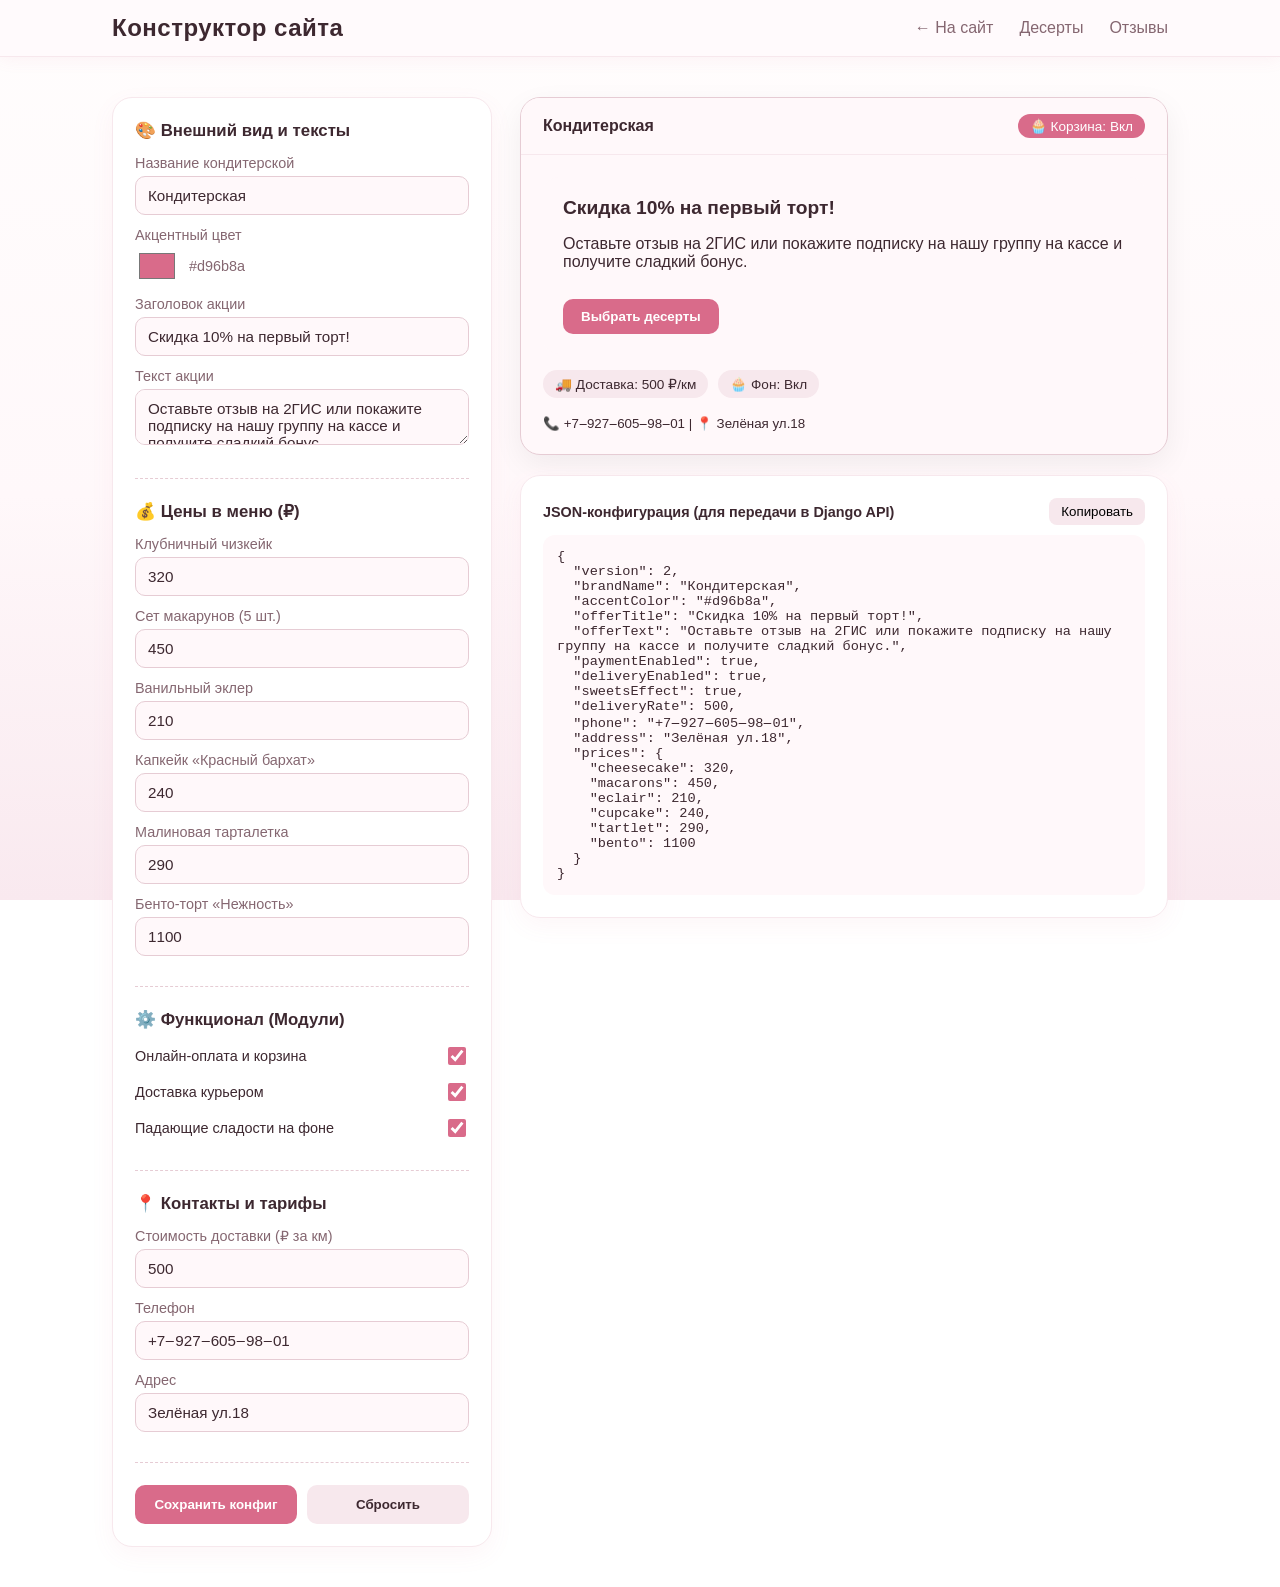
<file: html/constructor.html>
<!DOCTYPE html>
<html lang="ru">
<head>
    <meta charset="UTF-8">
    <meta name="viewport" content="width=device-width, initial-scale=1.0">
    <title>Конструктор сайта — Кондитерская</title>
    <link rel="stylesheet" href="../css/index.css">
    <link rel="stylesheet" href="constructor.css">
</head>
<body>
    <header>
        <div class="menu">
            <h1>Конструктор сайта</h1>
            <nav class="links">
                <a href="index.html">← На сайт</a>
                <a href="menu.html">Десерты</a>
                <a href="reviews.html">Отзывы</a>
            </nav>
            <button class="burger" aria-label="Меню">
                <span></span>
                <span></span>
                <span></span>
            </button>
        </div>
    </header>

    <main class="builder-layout">
        <aside class="builder-controls">
            <div class="control-group">
                <h3>🎨 Внешний вид и тексты</h3>
                <label>Название кондитерской
                    <input type="text" id="cfg-brandName" placeholder="Кондитерская">
                </label>
                <label>Акцентный цвет
                    <div class="color-row">
                        <input type="color" id="cfg-accentColor" value="#d96b8a">
                        <span id="color-hex">#d96b8a</span>
                    </div>
                </label>
                <label>Заголовок акции
                    <input type="text" id="cfg-offerTitle">
                </label>
                <label>Текст акции
                    <textarea id="cfg-offerText" rows="2"></textarea>
                </label>
            </div>

            <div class="control-group">
                <h3>💰 Цены в меню (₽)</h3>
                <label>Клубничный чизкейк
                    <input type="number" id="price-cheesecake" min="0" step="10">
                </label>
                <label>Сет макарунов (5 шт.)
                    <input type="number" id="price-macarons" min="0" step="10">
                </label>
                <label>Ванильный эклер
                    <input type="number" id="price-eclair" min="0" step="10">
                </label>
                <label>Капкейк «Красный бархат»
                    <input type="number" id="price-cupcake" min="0" step="10">
                </label>
                <label>Малиновая тарталетка
                    <input type="number" id="price-tartlet" min="0" step="10">
                </label>
                <label>Бенто-торт «Нежность»
                    <input type="number" id="price-bento" min="0" step="50">
                </label>
            </div>

            <div class="control-group">
                <h3>⚙️ Функционал (Модули)</h3>
                <label class="toggle-row">
                    <span>Онлайн-оплата и корзина</span>
                    <input type="checkbox" id="cfg-paymentEnabled">
                </label>
                <label class="toggle-row">
                    <span>Доставка курьером</span>
                    <input type="checkbox" id="cfg-deliveryEnabled">
                </label>
                <label class="toggle-row">
                    <span>Падающие сладости на фоне</span>
                    <input type="checkbox" id="cfg-sweetsEffect">
                </label>
            </div>

            <div class="control-group">
                <h3>📍 Контакты и тарифы</h3>
                <label>Стоимость доставки (₽ за км)
                    <input type="number" id="cfg-deliveryRate" min="0" step="50">
                </label>
                <label>Телефон
                    <input type="text" id="cfg-phone">
                </label>
                <label>Адрес
                    <input type="text" id="cfg-address">
                </label>
            </div>

            <div class="builder-actions">
                <button type="button" id="btn-save" class="btn-primary">Сохранить конфиг</button>
                <button type="button" id="btn-reset" class="btn-secondary">Сбросить</button>
            </div>
        </aside>

        <section class="builder-preview-area">
            <div class="preview-window" id="preview-window">
                <div class="preview-header">
                    <strong id="prev-brandName">Кондитерская</strong>
                    <span class="preview-badge" id="prev-cart-badge">🧁 Корзина: Вкл</span>
                </div>
                <div class="preview-body">
                    <div class="preview-offer">
                        <h4 id="prev-offerTitle">Скидка 10% на первый торт!</h4>
                        <p id="prev-offerText">Оставьте отзыв на 2ГИС или покажите подписку на нашу группу на кассе и получите сладкий бонус.</p>
                        <button type="button" class="preview-btn" id="prev-order-btn">Выбрать десерты</button>
                    </div>
                    <div class="preview-status-grid">
                        <div class="status-pill" id="pill-delivery">🚚 Доставка: 500 ₽/км</div>
                        <div class="status-pill" id="pill-sweets">🧁 Фон: Вкл</div>
                    </div>
                    <div class="preview-footer">
                        <small id="prev-contacts">📞 +7‒927‒605‒98‒01 | 📍 Зелёная ул.18</small>
                    </div>
                </div>
            </div>

            <div class="json-export-box">
                <div class="json-header">
                    <span>JSON-конфигурация (для передачи в Django API)</span>
                    <button type="button" id="btn-copy-json">Копировать</button>
                </div>
                <pre id="json-output">{}</pre>
            </div>
        </section>
    </main>

    <script src="../js/index.js"></script>
    <script src="constructor.js"></script>
</body>
</html>
</file>
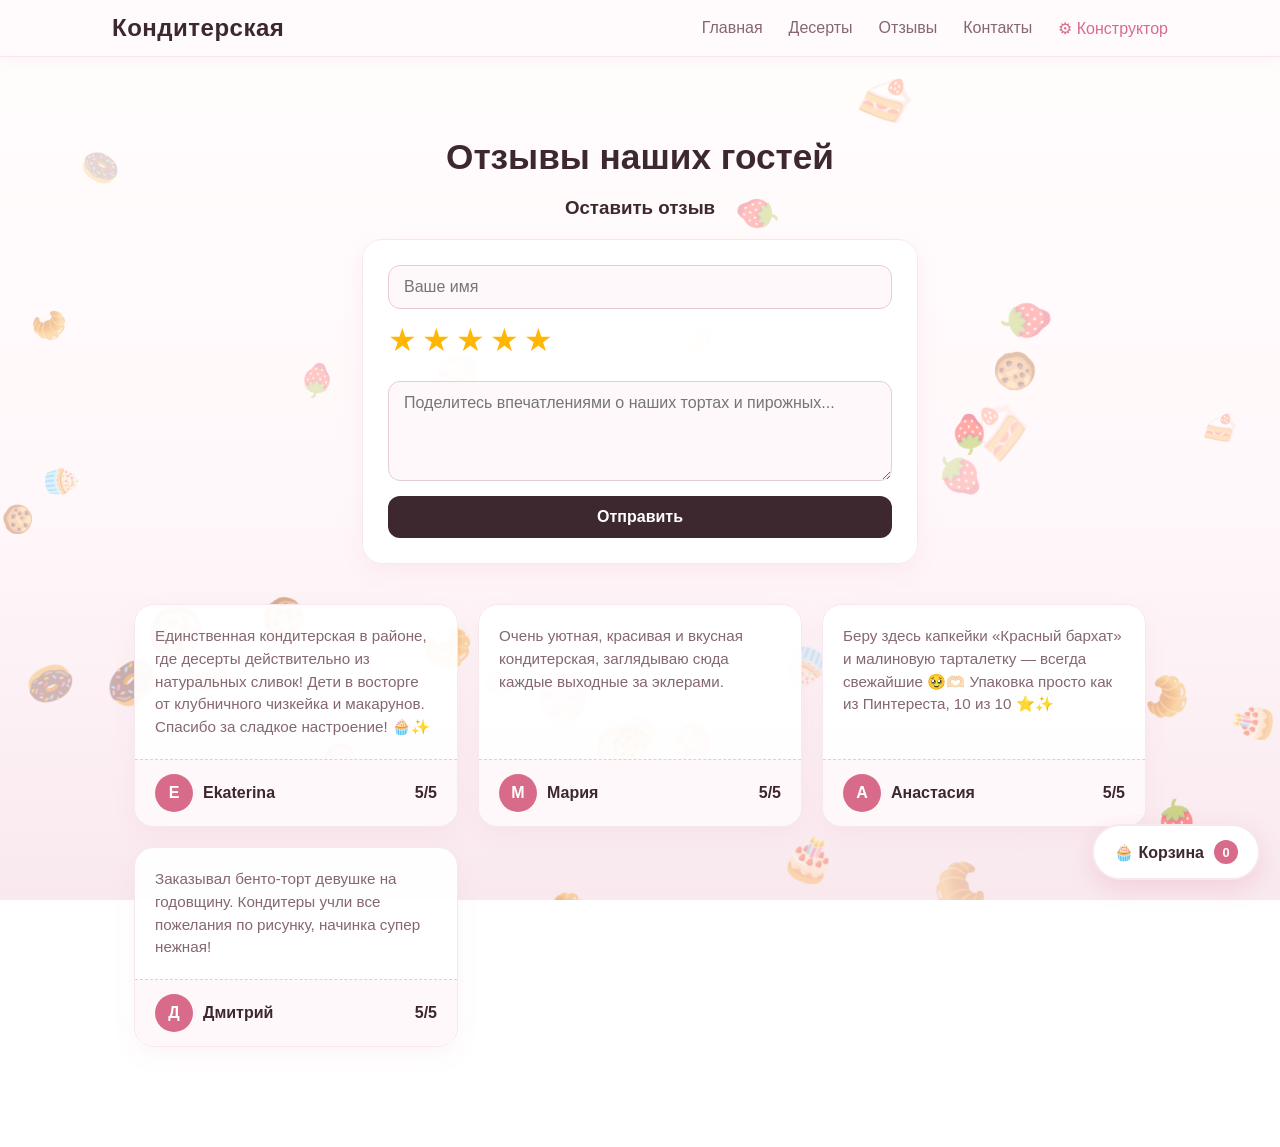
<file: html/reviews.html>
<!DOCTYPE html>
<html lang="ru">
<head>
    <meta charset="UTF-8">
    <meta name="viewport" content="width=device-width, initial-scale=1.0">
    <title>Кондитерская — Отзывы</title>
    <link rel="stylesheet" href="../css/index.css">
</head>
<body>
    <canvas id="sweets-canvas"></canvas>

    <header>
        <div class="menu">
            <h1 data-cfg="brandName">Кондитерская</h1>
            <nav class="links">
                <a href="index.html">Главная</a>
                <a href="menu.html">Десерты</a>
                <a href="reviews.html">Отзывы</a>
                <a href="index.html#contacts">Контакты</a>
                <a href="constructor.html" style="color: var(--accent);">⚙ Конструктор</a>
            </nav>
            <button class="burger" aria-label="Меню">
                <span></span>
                <span></span>
                <span></span>
            </button>
        </div>
    </header>

    <main>
        <h2 class="page-title">Отзывы наших гостей</h2>

        <div class="review-form-container">
            <h3>Оставить отзыв</h3>
            <form id="review-form">
                <input type="text" id="review-name" placeholder="Ваше имя" required>
                <div class="rating-input">
                    <input type="radio" id="star5" name="rating" value="5" checked><label for="star5">★</label>
                    <input type="radio" id="star4" name="rating" value="4"><label for="star4">★</label>
                    <input type="radio" id="star3" name="rating" value="3"><label for="star3">★</label>
                    <input type="radio" id="star2" name="rating" value="2"><label for="star2">★</label>
                    <input type="radio" id="star1" name="rating" value="1"><label for="star1">★</label>
                </div>
                <textarea id="review-text" placeholder="Поделитесь впечатлениями о наших тортах и пирожных..." required></textarea>
                <button type="submit" class="submit-review-btn">Отправить</button>
            </form>
        </div>

        <div class="reviews-grid" id="reviews-list">
            <div class="review-card">
                <div class="box">
                    <p>Единственная кондитерская в районе, где десерты действительно из натуральных сливок! Дети в восторге от клубничного чизкейка и макарунов. Спасибо за сладкое настроение! 🧁✨</p>
                </div>
                <div class="user">
                    <div class="icon">Е</div>
                    <p>Ekaterina</p>
                    <p class="estimate">5/5</p>
                </div>
            </div>

            <div class="review-card">
                <div class="box">
                    <p>Очень уютная, красивая и вкусная кондитерская, заглядываю сюда каждые выходные за эклерами.</p>
                </div>
                <div class="user">
                    <div class="icon">М</div>
                    <p>Мария</p>
                    <p class="estimate">5/5</p>
                </div>
            </div>

            <div class="review-card">
                <div class="box">
                    <p>Беру здесь капкейки «Красный бархат» и малиновую тарталетку — всегда свежайшие 🥹🫶🏻 Упаковка просто как из Пинтереста, 10 из 10 ⭐✨</p>
                </div>
                <div class="user">
                    <div class="icon">А</div>
                    <p>Анастасия</p>
                    <p class="estimate">5/5</p>
                </div>
            </div>

            <div class="review-card">
                <div class="box">
                    <p>Заказывал бенто-торт девушке на годовщину. Кондитеры учли все пожелания по рисунку, начинка супер нежная!</p>
                </div>
                <div class="user">
                    <div class="icon">Д</div>
                    <p>Дмитрий</p>
                    <p class="estimate">5/5</p>
                </div>
            </div>
        </div>
    </main>

    <div class="cart-widget" onclick="toggleCart()">
        🧁 Корзина <span class="cart-count">0</span>
    </div>

    <div class="cart-modal" id="cart-modal">
        <div class="cart-content">
            <h2 style="margin-top: 0;">Ваш сладкий заказ</h2>
            <div class="cart-scroll-area" id="cart-items"></div>
            <p style="font-size: 1.2rem; font-weight: 700;">Сумма: <span id="cart-total">0</span> ₽</p>

            <div id="delivery-options" style="display: none; margin-top: 10px;">
                <p style="font-weight: 600; margin-bottom: 8px;">Способ получения:</p>
                <label style="display: block; margin-bottom: 6px; cursor: pointer;">
                    <input type="radio" name="delivery" value="pickup" checked> Заберу из кондитерской (бесплатно)
                </label>
                <label id="delivery-radio-label" style="display: block; margin-bottom: 10px; cursor: pointer;">
                    <input type="radio" name="delivery" value="delivery"> Бережная доставка (<span id="delivery-rate-text">+500 ₽ за км</span>)
                </label>

                <div id="map-wrapper" style="display: none; margin-top: 10px;">
                    <label for="delivery-address" style="display: block; font-size: 0.9rem; margin-bottom: 6px;">Введите адрес (расстояние посчитается автоматически):</label>
                    <input type="text" id="delivery-address" placeholder="Например: ул. Ленина 15" style="width: 100%; padding: 10px; border: 1px solid var(--grey-mid); border-radius: 8px; margin-bottom: 8px;">
                    <p id="delivery-info" style="font-size: 0.85rem; color: var(--text-muted); margin: 0;">Введите адрес для расчета стоимости доставки</p>
                </div>
            </div>

            <button class="checkout-btn" onclick="checkout()">Оформить заказ</button>
            <button onclick="toggleCart()" style="width: 100%; background: none; border: none; color: var(--text-muted); padding: 10px; cursor: pointer; margin-top: 6px;">Закрыть</button>
        </div>
    </div>

    <script>
        document.getElementById('review-form').addEventListener('submit', function(e) {
            e.preventDefault();
            const name = document.getElementById('review-name').value.trim();
            const text = document.getElementById('review-text').value.trim();
            const rating = document.querySelector('input[name="rating"]:checked').value;
            if (!name || !text) return;

            const card = document.createElement('div');
            card.className = 'review-card';
            card.innerHTML = `
                <div class="box"><p></p></div>
                <div class="user">
                    <div class="icon"></div>
                    <p class="user-name"></p>
                    <p class="estimate">${rating}/5</p>
                </div>
            `;
            card.querySelector('.box p').textContent = text;
            card.querySelector('.icon').textContent = name.toUpperCase();
            card.querySelector('.user-name').textContent = name;

            document.getElementById('reviews-list').prepend(card);
            this.reset();
        });
    </script>
    <script src="../js/index.js"></script>
</body>
</html>
</file>
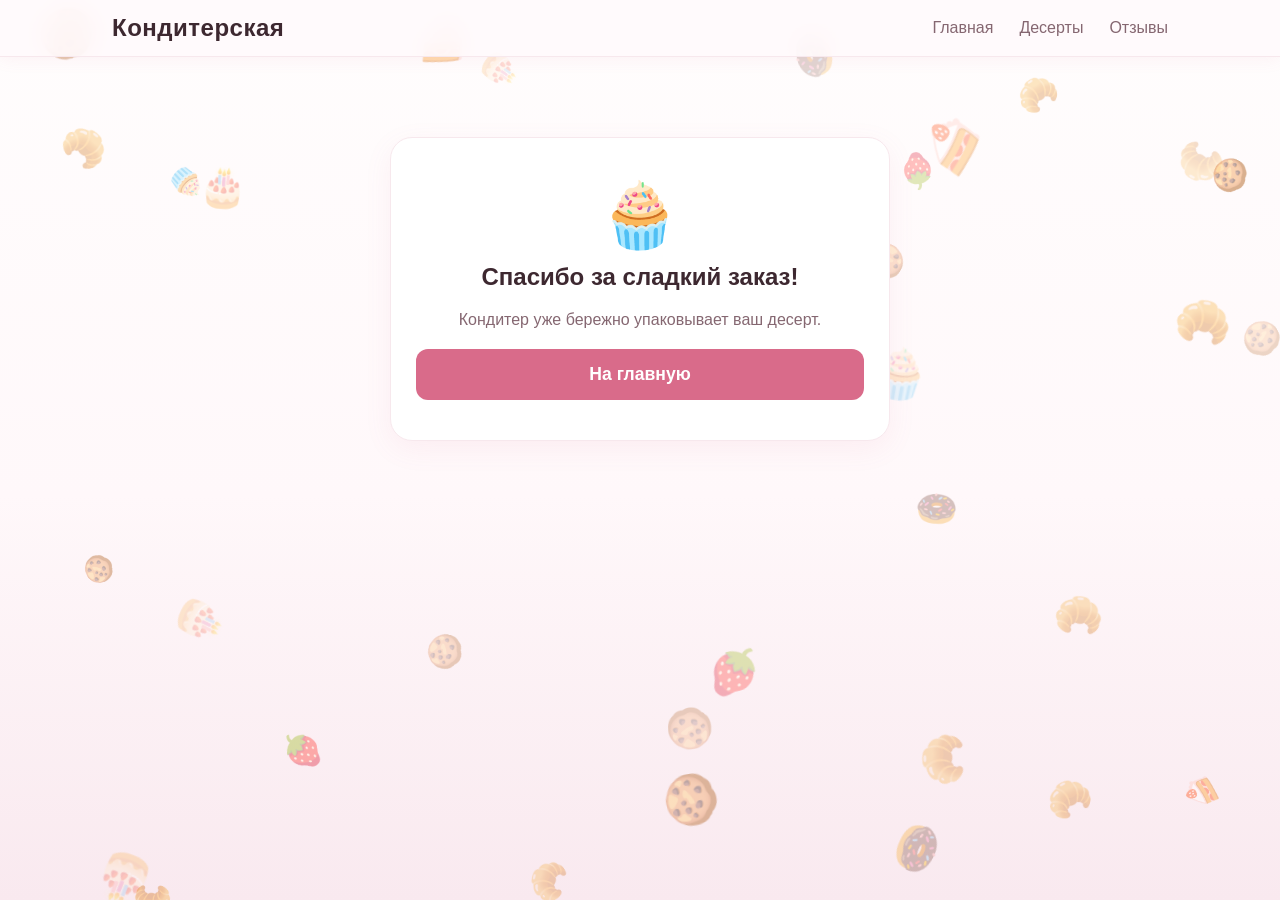
<file: html/success.html>
<!DOCTYPE html>
<html lang="ru">
<head>
    <meta charset="UTF-8">
    <meta name="viewport" content="width=device-width, initial-scale=1.0">
    <title>Заказ оформлен — Кондитерская</title>
    <link rel="stylesheet" href="../css/index.css">
</head>
<body>
    <canvas id="sweets-canvas"></canvas>

    <header>
        <div class="menu">
            <h1 data-cfg="brandName">Кондитерская</h1>
            <nav class="links">
                <a href="index.html">Главная</a>
                <a href="menu.html">Десерты</a>
                <a href="reviews.html">Отзывы</a>
            </nav>
            <button class="burger" aria-label="Меню">
                <span></span>
                <span></span>
                <span></span>
            </button>
        </div>
    </header>

    <main style="text-align: center; padding: 80px 20px;">
        <div style="background: var(--white); border: 1px solid var(--grey-light); border-radius: 22px; padding: 40px 25px; max-width: 500px; margin: 0 auto; box-shadow: 0 8px 28px rgba(217, 107, 138, 0.08);">
            <div style="font-size: 4rem; margin-bottom: 10px;">🧁</div>
            <h2 style="margin-top: 0;">Спасибо за сладкий заказ!</h2>
            <p style="color: var(--text-muted); margin-bottom: 20px;">Кондитер уже бережно упаковывает ваш десерт.</p>
            <div id="order-summary" style="text-align: left; background: var(--bg-main); padding: 15px; border-radius: 12px; margin-bottom: 24px; font-size: 0.9rem; display: none;"></div>
            <a href="index.html" class="checkout-btn" style="text-decoration: none; font-weight: 600;">На главную</a>
        </div>
    </main>

    <script>
        const orderRaw = localStorage.getItem('bakeryOrder');
        if (orderRaw) {
            try {
                const order = JSON.parse(orderRaw);
                const box = document.getElementById('order-summary');
                box.style.display = 'block';
                box.innerHTML = `
                    <p style="margin: 0 0 6px;"><strong>Способ получения:</strong> ${order.deliveryType === 'delivery' ? 'Доставка (' + order.address + ')' : 'Самовывоз из кондитерской'}</p>
                    <p style="margin: 0;"><strong>Итого к оплате:</strong> ${order.grandTotal} ₽</p>
                `;
            } catch (e) {}
        }
    </script>
    <script src="../js/index.js"></script>
</body>
</html>
</file>
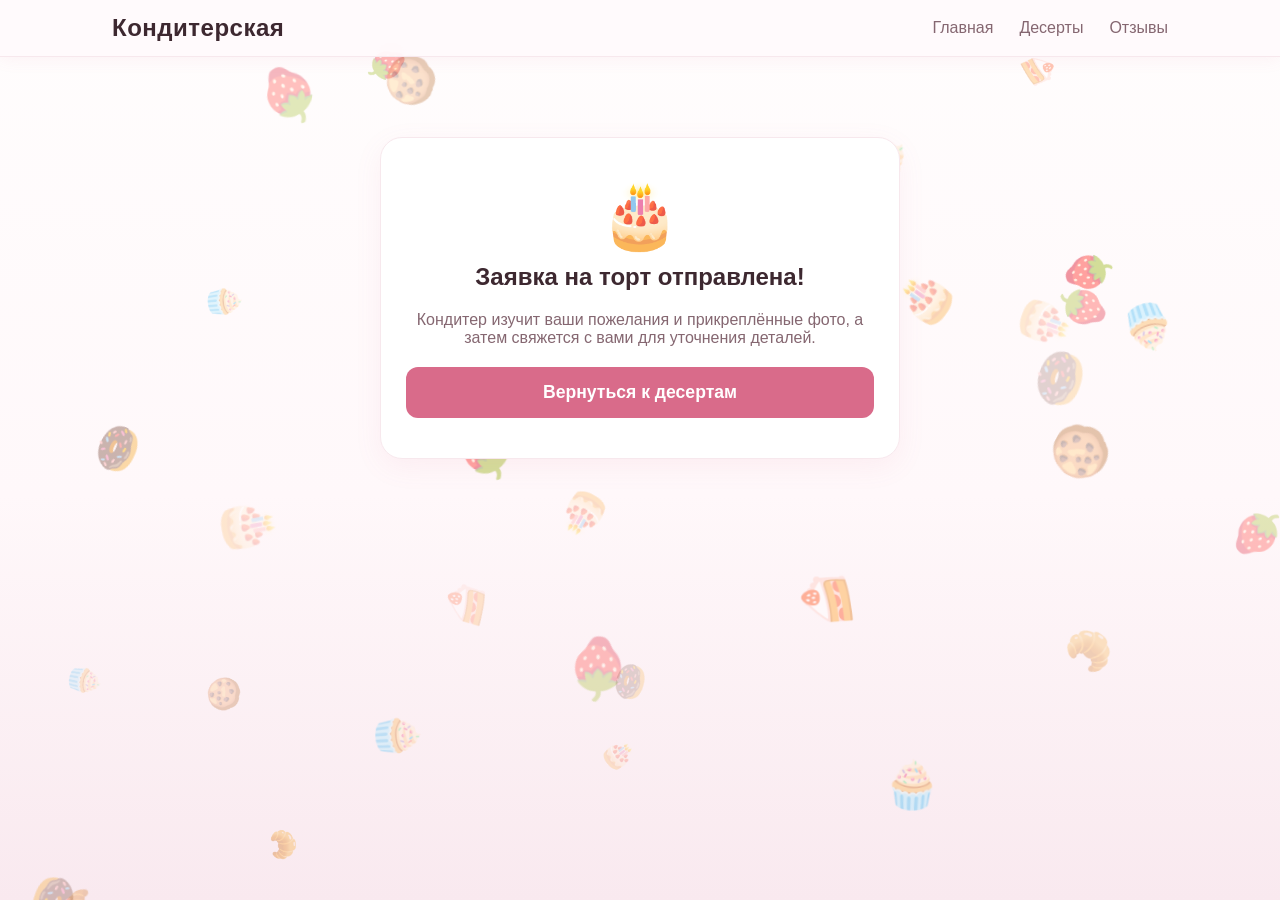
<file: html/successCake.html>
<!DOCTYPE html>
<html lang="ru">
<head>
    <meta charset="UTF-8">
    <meta name="viewport" content="width=device-width, initial-scale=1.0">
    <title>Заявка на торт принята — Кондитерская</title>
    <link rel="stylesheet" href="../css/index.css">
</head>
<body>
    <canvas id="sweets-canvas"></canvas>

    <header>
        <div class="menu">
            <h1 data-cfg="brandName">Кондитерская</h1>
            <nav class="links">
                <a href="index.html">Главная</a>
                <a href="menu.html">Десерты</a>
                <a href="reviews.html">Отзывы</a>
            </nav>
            <button class="burger" aria-label="Меню">
                <span></span>
                <span></span>
                <span></span>
            </button>
        </div>
    </header>

    <main style="text-align: center; padding: 80px 20px;">
        <div style="background: var(--white); border: 1px solid var(--grey-light); border-radius: 22px; padding: 40px 25px; max-width: 520px; margin: 0 auto; box-shadow: 0 8px 28px rgba(217, 107, 138, 0.08);">
            <div style="font-size: 4rem; margin-bottom: 10px;">🎂</div>
            <h2 style="margin-top: 0;">Заявка на торт отправлена!</h2>
            <p style="color: var(--text-muted); margin-bottom: 20px;">Кондитер изучит ваши пожелания и прикреплённые фото, а затем свяжется с вами для уточнения деталей.</p>
            <div id="cake-order-summary" style="text-align: left; background: var(--bg-main); padding: 16px; border-radius: 12px; margin-bottom: 24px; font-size: 0.92rem; line-height: 1.5; display: none;"></div>
            <a href="menu.html" class="checkout-btn" style="text-decoration: none; font-weight: 600;">Вернуться к десертам</a>
        </div>
    </main>

    <script>
        const raw = localStorage.getItem('lastCakeRequest');
        if (raw) {
            try {
                const data = JSON.parse(raw);
                const box = document.getElementById('cake-order-summary');
                box.style.display = 'block';
                box.innerHTML = `
                    <p style="margin: 0 0 6px;"><strong>Имя:</strong> ${data.name}</p>
                    <p style="margin: 0 0 6px;"><strong>Телефон:</strong> ${data.phone}</p>
                    <p style="margin: 0 0 6px;"><strong>Получение / адрес:</strong> ${data.address}</p>
                    <p style="margin: 0 0 6px;"><strong>Пожелания к торту:</strong> ${data.description}</p>
                    <p style="margin: 0;"><strong>Прикреплено фото:</strong> ${data.photosCount} шт.</p>
                `;
            } catch (e) {}
        }
    </script>
    <script src="../js/index.js"></script>
</body>
</html>
</file>
<file: css/index.css>
:root {
    --white: #ffffff;
    --bg-main: #fff8fa;
    --grey-light: #f7e8ed;
    --grey-mid: #e6ccd4;
    --text-main: #3d2830;
    --text-muted: #856771;
    --accent: #d96b8a;
}

* { box-sizing: border-box; }

html { scroll-behavior: smooth; }

html, body {
    margin: 0 !important;
    padding: 0 !important;
    font-family: "Segoe UI", "Helvetica Neue", Arial, sans-serif;
    color: var(--text-main);
    background: linear-gradient(180deg, #fffdfd 0%, var(--bg-main) 55%, #f9e9ef 100%);
    background-attachment: fixed;
    min-height: 100vh;
    width: 100% !important;
    overflow-x: hidden;
}

/* Canvas падающих десертов */
#sweets-canvas {
    position: fixed;
    inset: 0;
    width: 100%;
    height: 100%;
    pointer-events: none;
    z-index: 0;
}

header, main, footer { position: relative; z-index: 1; }

#offer, #why-us, #users-translator, #contacts { scroll-margin-top: 100px; }

/* ===== HEADER ===== */
header {
    position: sticky;
    top: 0;
    z-index: 100;
    backdrop-filter: blur(12px);
    background: rgba(255, 250, 252, 0.88);
    box-shadow: 0 2px 16px rgba(217, 107, 138, 0.08);
    border-bottom: 1px solid var(--grey-light);
    width: 100% !important;
    left: 0 !important;
    margin: 0 !important;
}

header .menu,
main,
footer .map-and-contacts {
    max-width: 1100px !important;
    width: 100% !important;
    margin-left: auto !important;
    margin-right: auto !important;
    box-sizing: border-box !important;
}

.menu {
    max-width: 1100px;
    margin: 0 auto;
    padding: 14px 22px;
    display: flex;
    align-items: center;
    justify-content: space-between;
    gap: 16px;
}

.menu h1 {
    margin: 0;
    font-size: 1.5rem;
    color: var(--text-main);
    letter-spacing: 0.5px;
}

.links { display: flex; gap: 26px; }

.links a {
    text-decoration: none;
    color: var(--text-muted);
    font-weight: 500;
    position: relative;
    transition: color .25s;
}

.links a::after {
    content: "";
    position: absolute;
    left: 0;
    bottom: -4px;
    width: 0;
    height: 2px;
    background: var(--accent);
    transition: width .3s;
}

.links a:hover { color: var(--text-main); }
.links a:hover::after { width: 100%; }

.burger {
    display: none;
    flex-direction: column;
    justify-content: space-between;
    width: 30px;
    height: 22px;
    background: none;
    border: none;
    cursor: pointer;
    padding: 0;
}
.burger span {
    display: block;
    height: 3px;
    width: 100%;
    background: var(--text-main);
    border-radius: 3px;
    transition: transform .3s, opacity .3s;
}
.burger.active span:nth-child(1) { transform: translateY(9.5px) rotate(45deg); }
.burger.active span:nth-child(2) { opacity: 0; }
.burger.active span:nth-child(3) { transform: translateY(-9.5px) rotate(-45deg); }

main { max-width: 1100px; margin: 0 auto; padding: 40px 22px; }

.offer {
    display: flex;
    align-items: center;
    gap: 32px;
    text-align: left;
    background: rgba(255, 255, 255, 0.92);
    border: 1px solid var(--grey-light);
    border-radius: 24px;
    padding: 26px;
    margin-bottom: 50px;
    box-shadow: 0 10px 30px rgba(217, 107, 138, 0.08);
    overflow: hidden;
}

.offer-slider {
    position: relative;
    width: 310px;
    height: 330px;
    flex: 0 0 310px;
    border-radius: 20px;
    overflow: hidden;
    background: var(--bg-main);
    border: 1px solid var(--grey-light);
    box-shadow: 0 6px 18px rgba(217, 107, 138, 0.1);
    -webkit-mask-image: -webkit-radial-gradient(white, black);
}

.offer-slides {
    width: 100%;
    height: 100%;
    position: relative;
}

.offer-slider .offer-slide {
    position: absolute;
    inset: 0;
    width: 100% !important;
    height: 100% !important;
    max-width: none !important;
    object-fit: cover !important;
    opacity: 0;
    border-radius: 20px;
    transition: opacity 0.35s ease;
    pointer-events: none;
}

.offer-slider .offer-slide.active {
    opacity: 1;
    pointer-events: auto;
}

.slider-btn {
    position: absolute;
    top: 50%;
    transform: translateY(-50%);
    width: 34px;
    height: 34px;
    border-radius: 50%;
    border: none;
    background: rgba(255, 255, 255, 0.88);
    color: var(--text-main);
    font-size: 1.4rem;
    line-height: 1;
    cursor: pointer;
    display: flex;
    align-items: center;
    justify-content: center;
    box-shadow: 0 2px 8px rgba(0, 0, 0, 0.15);
    transition: background 0.2s, color 0.2s;
    z-index: 2;
}

.slider-btn:hover {
    background: var(--accent);
    color: var(--white);
}

.slider-btn.prev { left: 10px; }
.slider-btn.next { right: 10px; }

.slider-dots {
    position: absolute;
    bottom: 10px;
    left: 50%;
    transform: translateX(-50%);
    display: flex;
    gap: 6px;
    z-index: 2;
    background: rgba(61, 40, 48, 0.28);
    padding: 4px 8px;
    border-radius: 12px;
}

.slider-dot {
    width: 7px;
    height: 7px;
    border-radius: 50%;
    border: none;
    padding: 0;
    background: rgba(255, 255, 255, 0.55);
    cursor: pointer;
    transition: transform 0.2s, background 0.2s;
}

.slider-dot.active {
    background: var(--white);
    transform: scale(1.25);
}

.offer-text {
    flex: 1 1 auto;
    min-width: 0;
}

.offer h3 {
    color: var(--text-main);
    margin: 0 0 10px;
    font-size: 1.55rem;
}

.offer p {
    margin: 0;
    line-height: 1.5;
    color: var(--text-muted);
}
/* ===== WHY US ===== */
.why-us { text-align: center; margin-bottom: 60px; }
.why-us > h2 {
    font-size: 2rem;
    color: var(--text-main);
    margin-bottom: 30px;
}

.inline-blocks-why-us {
    display: flex;
    justify-content: center;
    align-items: stretch;
    gap: 22px;
    flex-wrap: wrap;
}

.why-us-block {
    flex: 1 1 240px;
    max-width: 300px;
    background: rgba(255, 255, 255, 0.92);
    border: 1px solid var(--grey-light);
    border-radius: 20px;
    padding: 22px 18px;
    text-align: center;
    transition: transform .3s, box-shadow .3s;
}
.why-us-block:hover {
    transform: translateY(-6px);
    box-shadow: 0 12px 26px rgba(217, 107, 138, 0.12);
}
.why-us-block h2 {
    font-size: 2.6rem;
    margin: 0 0 12px;
}
.why-us-block hr {
    border: none;
    height: 2px;
    background: var(--grey-mid);
    width: 70%;
    margin: 0 auto 14px;
    border-radius: 2px;
}
.why-us-block p { margin: 0; line-height: 1.45; color: var(--text-muted); }

/* ===== ОТЗЫВЫ ===== */
.users-translator { margin-bottom: 60px; }
.reviews-title {
    text-align: center;
    font-size: 2rem;
    color: var(--text-main);
    margin-bottom: 30px;
}

.inline-translator {
    display: flex;
    gap: 22px;
    justify-content: center;
    align-items: stretch;
    flex-wrap: wrap;
}

.review-card {
    flex: 1 1 300px;
    max-width: 340px;
    display: flex;
    flex-direction: column;
    background: rgba(255, 255, 255, 0.94);
    border: 1px solid var(--grey-light);
    border-radius: 20px;
    box-shadow: 0 8px 24px rgba(217, 107, 138, 0.07);
    transition: transform .3s;
}
.review-card:hover { transform: translateY(-4px); }

.review-card .box {
    padding: 20px;
    flex: 1;
    border-bottom: 1px dashed var(--grey-mid);
    line-height: 1.5;
    font-size: .95rem;
    color: var(--text-muted);
}

.review-card .box p { margin: 0; }

.review-card .user {
    display: flex;
    align-items: center;
    gap: 10px;
    padding: 14px 20px;
    background: var(--bg-main);
    flex-shrink: 0;
    border-radius: 0 0 20px 20px;
}

.review-card .icon {
    width: 38px;
    height: 38px;
    border-radius: 50%;
    background: var(--accent);
    color: var(--white);
    display: flex;
    align-items: center;
    justify-content: center;
    font-weight: 600;
    font-size: 1rem;
    flex-shrink: 0;
    text-transform: uppercase;
}

.review-card .user p { margin: 0; font-weight: 600; color: var(--text-main); }
.review-card .estimate {
    margin-left: auto !important;
    color: var(--accent);
    font-weight: 700;
}

/* ===== FOOTER ===== */
footer {
    background: rgba(255, 255, 255, 0.92);
    border-top: 1px solid var(--grey-light);
    padding: 34px 22px;
}
.map-and-contacts {
    max-width: 1100px;
    margin: 0 auto;
    display: flex;
    gap: 26px;
    flex-wrap: wrap;
    align-items: stretch;
}

.map {
    flex: 3 1 520px;
    min-height: 400px;
    border-radius: 18px;
    overflow: hidden;
    border: 1px solid var(--grey-light);
    box-shadow: 0 6px 20px rgba(217, 107, 138, 0.08);
    line-height: 0;
}

.map iframe {
    width: 100%;
    height: 100%;
    min-height: 400px;
    border: 0;
}


.contacts {
    flex: 1 1 280px;
    background: var(--bg-main);
    border: 1px solid var(--grey-light);
    border-radius: 18px;
    padding: 24px;
    display: flex;
    flex-direction: column;
    justify-content: center;
}
.contacts p { margin: 0 0 12px; color: var(--text-muted); }
.contacts p:last-child { margin-bottom: 0; }

/* ===== МЕНЮ ===== */
.page-title {
    text-align: center;
    font-size: 2.2rem;
    color: var(--text-main);
    margin: 40px 0 20px;
}

.menu-grid {
    display: grid;
    grid-template-columns: repeat(auto-fill, minmax(280px, 1fr));
    gap: 24px;
    max-width: 1100px;
    margin: 0 auto;
    padding: 0 22px 60px;
}

.product-card {
    background: rgba(255, 255, 255, 0.95);
    border: 1px solid var(--grey-light);
    border-radius: 20px;
    overflow: hidden;
    display: flex;
    flex-direction: column;
    transition: transform 0.3s, box-shadow 0.3s;
}

.product-card:hover {
    transform: translateY(-5px);
    box-shadow: 0 12px 30px rgba(217, 107, 138, 0.14);
}

.product-img {
    height: 210px;
    background-color: var(--grey-light);
    object-fit: cover;
    width: 100%;
}

.product-info {
    padding: 20px;
    display: flex;
    flex-direction: column;
    flex: 1;
}

.product-title {
    font-size: 1.2rem;
    margin: 0 0 8px;
    color: var(--text-main);
}

.product-desc {
    font-size: 0.9rem;
    color: var(--text-muted);
    margin: 0 0 15px;
    flex: 1;
}

.product-bottom {
    display: flex;
    justify-content: space-between;
    align-items: center;
    margin-top: auto;
}

.product-price {
    font-size: 1.3rem;
    font-weight: 700;
    color: var(--accent);
}

.add-to-cart-btn {
    background: var(--text-main);
    color: var(--white);
    border: none;
    padding: 9px 16px;
    border-radius: 10px;
    cursor: pointer;
    font-weight: 600;
    transition: background 0.2s;
}

.add-to-cart-btn:hover { background: var(--accent); }

/* ===== КОРЗИНА ===== */
.cart-widget {
    position: fixed;
    bottom: 20px;
    right: 20px;
    background: var(--white);
    border: 2px solid var(--grey-light);
    padding: 14px 20px;
    border-radius: 50px;
    box-shadow: 0 8px 24px rgba(217, 107, 138, 0.2);
    display: flex;
    align-items: center;
    gap: 10px;
    cursor: pointer;
    z-index: 1000;
    font-weight: 600;
    color: var(--text-main);
    transition: transform 0.2s;
}

.cart-widget:hover { transform: scale(1.05); }

.cart-count {
    background: var(--accent);
    color: white;
    border-radius: 50%;
    width: 24px;
    height: 24px;
    display: flex;
    align-items: center;
    justify-content: center;
    font-size: 0.8rem;
}

.cart-modal {
    position: fixed;
    inset: 0;
    background: rgba(61, 40, 48, 0.45);
    display: none;
    justify-content: center;
    align-items: center;
    z-index: 2000;
    padding: 20px;
}

.cart-modal.active { display: flex; }

.cart-content {
    background: var(--white);
    padding: 25px;
    border-radius: 22px;
    width: 100%;
    max-width: 500px;
    max-height: 90vh;
    display: flex;
    flex-direction: column;
}

.cart-scroll-area {
    overflow-y: auto;
    flex: 1;
    margin-bottom: 15px;
    padding-right: 5px;
}

.cart-scroll-area::-webkit-scrollbar { width: 6px; }
.cart-scroll-area::-webkit-scrollbar-track { background: transparent; }
.cart-scroll-area::-webkit-scrollbar-thumb { background: var(--grey-light); border-radius: 10px; }

.cart-item {
    display: flex;
    justify-content: space-between;
    border-bottom: 1px dashed var(--grey-mid);
    padding: 15px 0;
}

.cart-item-title { font-weight: 600; margin: 0; }
.cart-item-price { color: var(--accent); font-weight: 700; }

.checkout-btn {
    display: block;
    width: 100%;
    background: var(--accent);
    color: white;
    text-align: center;
    padding: 15px;
    border-radius: 12px;
    border: none;
    font-size: 1.1rem;
    cursor: pointer;
    margin-top: 20px;
    transition: background 0.2s;
}
.checkout-btn:hover { background: var(--text-main); }
/* ===== ОТЗЫВЫ СТРАНИЦА ===== */
.reviews-grid {
    display: grid;
    grid-template-columns: repeat(auto-fill, minmax(320px, 1fr));
    gap: 20px;
    max-width: 1100px;
    margin: 0 auto;
    padding: 0 22px 60px;
}
/* ===== ФОРМА ОТЗЫВОВ ===== */
.review-form-container {
    max-width: 600px;
    margin: 0 auto 40px;
    padding: 0 22px;
}
.review-form-container h3 {
    text-align: center;
    color: var(--text-main);
    margin-bottom: 20px;
}
#review-form {
    display: flex;
    flex-direction: column;
    gap: 15px;
    background: rgba(255, 255, 255, 0.95);
    padding: 25px;
    border-radius: 20px;
    border: 1px solid var(--grey-light);
    box-shadow: 0 8px 24px rgba(217, 107, 138, 0.08);
}
#review-form input,
#review-form textarea {
    width: 100%;
    padding: 12px 15px;
    border: 1px solid var(--grey-mid);
    border-radius: 12px;
    font-family: inherit;
    font-size: 1rem;
    color: var(--text-main);
    background: var(--bg-main);
    transition: border-color 0.2s;
}
#review-form input:focus,
#review-form textarea:focus {
    outline: none;
    border-color: var(--accent);
}
#review-form textarea {
    resize: vertical;
    min-height: 100px;
}
.submit-review-btn {
    background: var(--text-main);
    color: var(--white);
    border: none;
    padding: 12px;
    border-radius: 12px;
    font-size: 1rem;
    font-weight: 600;
    cursor: pointer;
    transition: background 0.2s;
}
.submit-review-btn:hover { background: var(--accent); }
/* ===== ЗВЕЗДЫ ===== */
.rating-input {
    display: flex;
    flex-direction: row-reverse;
    justify-content: flex-end;
    gap: 5px;
margin-bottom: 10px;
}
.rating-input input { display: none; }
.rating-input label {
    font-size: 2rem;
    color: var(--grey-mid);
    cursor: pointer;
    transition: color 0.2s;
    line-height: 1;
}
.rating-input input:checked ~ label,
.rating-input label:hover,
.rating-input label:hover ~ label {
color: #ffb703;
}
/* ===== МОБИЛЬНАЯ ===== */
@media (max-width: 768px) {
.burger { display: flex; }
.links {
    position: absolute;
    top: 100%;
    left: 0;
    right: 0;
    flex-direction: column;
    gap: 0;
    background: rgba(255, 250, 252, 0.98);
    backdrop-filter: blur(10px);
    border-bottom: 1px solid var(--grey-light);
    max-height: 0;
    overflow: hidden;
    transition: max-height .35s ease;
}
.links.open { max-height: 350px; }
.links a {
    padding: 16px 22px;
    border-top: 1px solid var(--bg-main);
}
.links a::after { display: none; }
.offer {
    flex-direction: column;
    text-align: center;
    gap: 20px;
}
.offer img { width: 100%; max-width: 100%; }
.why-us-block, .review-card { max-width: 100%; }
main { padding: 26px 16px; }
.why-us > h2, .reviews-title { font-size: 1.6rem; }
.cart-widget {
    bottom: 15px;
    right: 15px;
    padding: 12px 16px;
    font-size: 0.9rem;
}
}

.why-us-img {
    width: 100%;
    height: 150px;
    object-fit: cover;
    border-radius: 14px;
    margin-bottom: 14px;
    display: block;
    box-shadow: 0 4px 12px rgba(217, 107, 138, 0.12);
}

.custom-cake-cta {
    grid-column: 1 / -1;
    width: 100%;
    margin-top: 10px;
}

main > .custom-cake-cta {
    padding: 0;
}

.custom-cake-trigger {
    display: block;
    width: 100%;
    margin-top: 0;
    padding: 16px 24px;
    font-weight: 600;
}

.menu-grid + .custom-cake-cta {
    max-width: 1100px;
    margin: -30px auto 60px;
    padding: 0 22px;
}

.cake-dialog {
    border: 1px solid var(--grey-light);
    border-radius: 24px;
    padding: 0;
    width: 92%;
    max-width: 600px;
    background: var(--white);
    color: var(--text-main);
    box-shadow: 0 18px 50px rgba(61, 40, 48, 0.25);
    overflow-y: auto;
    max-height: 90vh;
}

.cake-dialog::backdrop {
    background: rgba(61, 40, 48, 0.5);
    backdrop-filter: blur(4px);
}

.cake-dialog .custom-cake-card {
    padding: 28px;
    background: var(--white);
}

.dialog-top-bar {
    display: flex;
    justify-content: space-between;
    align-items: center;
    gap: 12px;
    margin-bottom: 20px;
}

.dialog-top-bar h3 {
    margin: 0;
    font-size: 1.35rem;
    color: var(--text-main);
}

.dialog-close-btn {
    background: var(--grey-light);
    border: none;
    width: 34px;
    height: 34px;
    border-radius: 50%;
    font-size: 1rem;
    cursor: pointer;
    color: var(--text-main);
    flex-shrink: 0;
    display: flex;
    align-items: center;
    justify-content: center;
    transition: background 0.2s, color 0.2s;
}

.dialog-close-btn:hover {
    background: var(--accent);
    color: var(--white);
}

.custom-cake-form {
    display: flex;
    flex-direction: column;
    gap: 15px;
}

.form-row-two {
    display: grid;
    grid-template-columns: 1fr 1fr;
    gap: 14px;
}

.form-group {
    display: flex;
    flex-direction: column;
    gap: 6px;
    text-align: left;
}

.form-group label {
    font-size: 0.9rem;
    font-weight: 600;
    color: var(--text-main);
}

.custom-cake-form input[type="text"],
.custom-cake-form input[type="tel"],
.custom-cake-form textarea {
    width: 100%;
    padding: 12px 14px;
    border: 1px solid var(--grey-mid);
    border-radius: 12px;
    font-family: inherit;
    font-size: 0.95rem;
    color: var(--text-main);
    background: var(--bg-main);
    transition: border-color 0.2s, box-shadow 0.2s;
}

.custom-cake-form input:focus,
.custom-cake-form textarea:focus {
    outline: none;
    border-color: var(--accent);
    box-shadow: 0 0 0 3px rgba(217, 107, 138, 0.14);
}

.custom-cake-form textarea {
    resize: vertical;
    min-height: 85px;
}

.photo-upload-zone {
    display: flex;
    flex-direction: column;
    align-items: center;
    justify-content: center;
    gap: 6px;
    padding: 20px 14px;
    border: 2px dashed var(--grey-mid);
    border-radius: 16px;
    background: var(--bg-main);
    cursor: pointer;
    text-align: center;
    transition: border-color 0.25s, background 0.25s;
}

.photo-upload-zone:hover,
.photo-upload-zone.dragover {
    border-color: var(--accent);
    background: #fff2f6;
}

.upload-icon {
    font-size: 1.8rem;
    line-height: 1;
}

.upload-title {
    font-weight: 600;
    color: var(--text-main);
    font-size: 0.92rem;
}

.photo-preview-list {
    display: flex;
    flex-wrap: wrap;
    gap: 10px;
    margin-top: 6px;
}

.photo-preview-item {
    position: relative;
    width: 80px;
    height: 80px;
    border-radius: 12px;
    overflow: hidden;
    border: 1px solid var(--grey-mid);
}

.photo-preview-item img {
    width: 100%;
    height: 100%;
    object-fit: cover;
    display: block;
}

.photo-remove-btn {
    position: absolute;
    top: 4px;
    right: 4px;
    width: 20px;
    height: 20px;
    border-radius: 50%;
    border: none;
    background: rgba(61, 40, 48, 0.78);
    color: var(--white);
    font-size: 0.7rem;
    cursor: pointer;
    display: flex;
    align-items: center;
    justify-content: center;
}

.cake-success-banner {
    text-align: center;
    padding: 20px 14px;
    background: var(--bg-main);
    border: 1px solid var(--grey-light);
    border-radius: 16px;
}

@media (max-width: 600px) {
    .form-row-two {
        grid-template-columns: 1fr;
    }
    .cake-dialog .custom-cake-card {
        padding: 20px 16px;
    }
    .cake-dialog-body {
        padding: 24px 20px;
    }
    
}

.menu-grid > *:has(button[onclick="openCakeDialog()"]),
.menu-grid > button[onclick="openCakeDialog()"] {
    grid-column: 1 / -1 !important;
    width: 100% !important;
    max-width: 100% !important;
}

button[onclick="openCakeDialog()"] {
    width: 100% !important;
    max-width: 100% !important;
    display: block !important;
}

.cake-dialog-body {
    padding: 36px 44px;
}


@media (max-width: 768px) {
    html, body {
        max-width: 100vw;
        overflow-x: hidden !important;
    }

    main,
    header .menu,
    footer .map-and-contacts {
        max-width: 100% !important;
        padding-left: 14px !important;
        padding-right: 14px !important;
    }

    .offer {
        flex-direction: column !important;
        padding: 18px !important;
        gap: 18px !important;
        width: 100% !important;
    }

    .offer-slider {
        width: 100% !important;
        max-width: 100% !important;
        flex: none !important;
        height: 300px !important;
    }

    .offer-text {
        width: 100% !important;
        text-align: center;
    }

    .map-and-contacts {
        flex-direction: column !important;
    }

    .map,
    .contacts {
        width: 100% !important;
        max-width: 100% !important;
        min-width: 0 !important;
        flex: none !important;
    }

    .map {
        height: 280px !important;
        min-height: 280px !important;
    }

    .map iframe {
        min-height: 280px !important;
    }

    .menu-grid,
    .reviews-grid {
        grid-template-columns: 1fr !important;
        padding-left: 0 !important;
        padding-right: 0 !important;
    }
}
</file>
<file: html/constructor.css>
.builder-layout {
    display: grid;
    grid-template-columns: 380px 1fr;
    gap: 28px;
    align-items: start;
}

.builder-controls,
.preview-window,
.json-export-box {
    background: var(--white);
    border: 1px solid var(--grey-light);
    border-radius: 20px;
    padding: 22px;
    box-shadow: 0 8px 24px rgba(217, 107, 138, 0.06);
}

.control-group {
    margin-bottom: 22px;
    padding-bottom: 18px;
    border-bottom: 1px dashed var(--grey-mid);
}

.control-group:last-of-type {
    border-bottom: none;
    margin-bottom: 12px;
}

.control-group h3 {
    margin: 0 0 14px;
    font-size: 1.05rem;
    color: var(--text-main);
}

.control-group label {
    display: block;
    font-size: 0.9rem;
    color: var(--text-muted);
    margin-bottom: 12px;
}

.control-group input[type="text"],
.control-group input[type="number"],
.control-group textarea {
    width: 100%;
    margin-top: 5px;
    padding: 10px 12px;
    border: 1px solid var(--grey-mid);
    border-radius: 10px;
    background: var(--bg-main);
    font-family: inherit;
    font-size: 0.95rem;
    color: var(--text-main);
}

.color-row {
    display: flex;
    align-items: center;
    gap: 10px;
    margin-top: 5px;
}

.color-row input[type="color"] {
    width: 44px;
    height: 36px;
    border: none;
    border-radius: 8px;
    cursor: pointer;
    background: none;
}

.toggle-row {
    display: flex !important;
    justify-content: space-between;
    align-items: center;
    cursor: pointer;
    color: var(--text-main) !important;
}

.toggle-row input[type="checkbox"] {
    width: 18px;
    height: 18px;
    accent-color: var(--accent);
}

.builder-actions {
    display: flex;
    gap: 10px;
}

.btn-primary,
.btn-secondary {
    flex: 1;
    padding: 12px;
    border-radius: 10px;
    font-weight: 600;
    cursor: pointer;
    border: none;
}

.btn-primary {
    background: var(--accent);
    color: var(--white);
}

.btn-secondary {
    background: var(--grey-light);
    color: var(--text-main);
}

.builder-preview-area {
    display: flex;
    flex-direction: column;
    gap: 20px;
}

.preview-window {
    --prev-accent: #d96b8a;
    overflow: hidden;
    padding: 0;
}

.preview-header {
    display: flex;
    justify-content: space-between;
    align-items: center;
    padding: 16px 22px;
    background: var(--bg-main);
    border-bottom: 1px solid var(--grey-light);
}

.preview-badge {
    background: var(--prev-accent);
    color: var(--white);
    padding: 4px 12px;
    border-radius: 20px;
    font-size: 0.85rem;
}

.preview-badge.disabled {
    background: var(--grey-mid);
}

.preview-body {
    padding: 22px;
}

.preview-offer {
    background: var(--bg-main);
    padding: 20px;
    border-radius: 16px;
    margin-bottom: 16px;
}

.preview-offer h4 {
    margin: 0 0 8px;
    font-size: 1.2rem;
}

.preview-btn {
    margin-top: 12px;
    background: var(--prev-accent);
    color: var(--white);
    border: none;
    padding: 10px 18px;
    border-radius: 10px;
    font-weight: 600;
}

.preview-status-grid {
    display: flex;
    flex-wrap: wrap;
    gap: 10px;
    margin-bottom: 16px;
}

.status-pill {
    background: var(--grey-light);
    padding: 6px 12px;
    border-radius: 20px;
    font-size: 0.85rem;
    font-weight: 500;
}

.status-pill.off {
    opacity: 0.5;
    text-decoration: line-through;
}

.json-header {
    display: flex;
    justify-content: space-between;
    align-items: center;
    margin-bottom: 10px;
    font-weight: 600;
    font-size: 0.9rem;
}

.json-header button {
    background: var(--grey-light);
    border: none;
    padding: 6px 12px;
    border-radius: 8px;
    cursor: pointer;
}

#json-output {
    background: var(--bg-main);
    padding: 14px;
    border-radius: 12px;
    font-size: 0.85rem;
    overflow-x: auto;
    margin: 0;
}

@media (max-width: 850px) {
    .builder-layout {
        grid-template-columns: 1fr;
    }
}

.preview-window {
    --prev-accent: #d96b8a;
    background: var(--bg-main);
    border: 1px solid var(--grey-mid);
    border-radius: 20px;
    overflow: hidden;
    box-shadow: 0 10px 30px rgba(0, 0, 0, 0.06);
}

.builder-layout > *,
.builder-controls,
.builder-preview-area,
.preview-window,
.json-export-box {
    min-width: 0;
    max-width: 100%;
    box-sizing: border-box;
}

#json-output {
    white-space: pre-wrap;
    word-break: break-word;
    overflow-x: auto;
    max-width: 100%;
}

@media (max-width: 850px) {
    .builder-layout {
        grid-template-columns: minmax(0, 1fr) !important;
        gap: 18px;
    }

    .builder-controls,
    .json-export-box,
    .preview-body {
        padding: 16px !important;
    }

    .builder-actions {
        flex-direction: column;
    }
}
</file>
